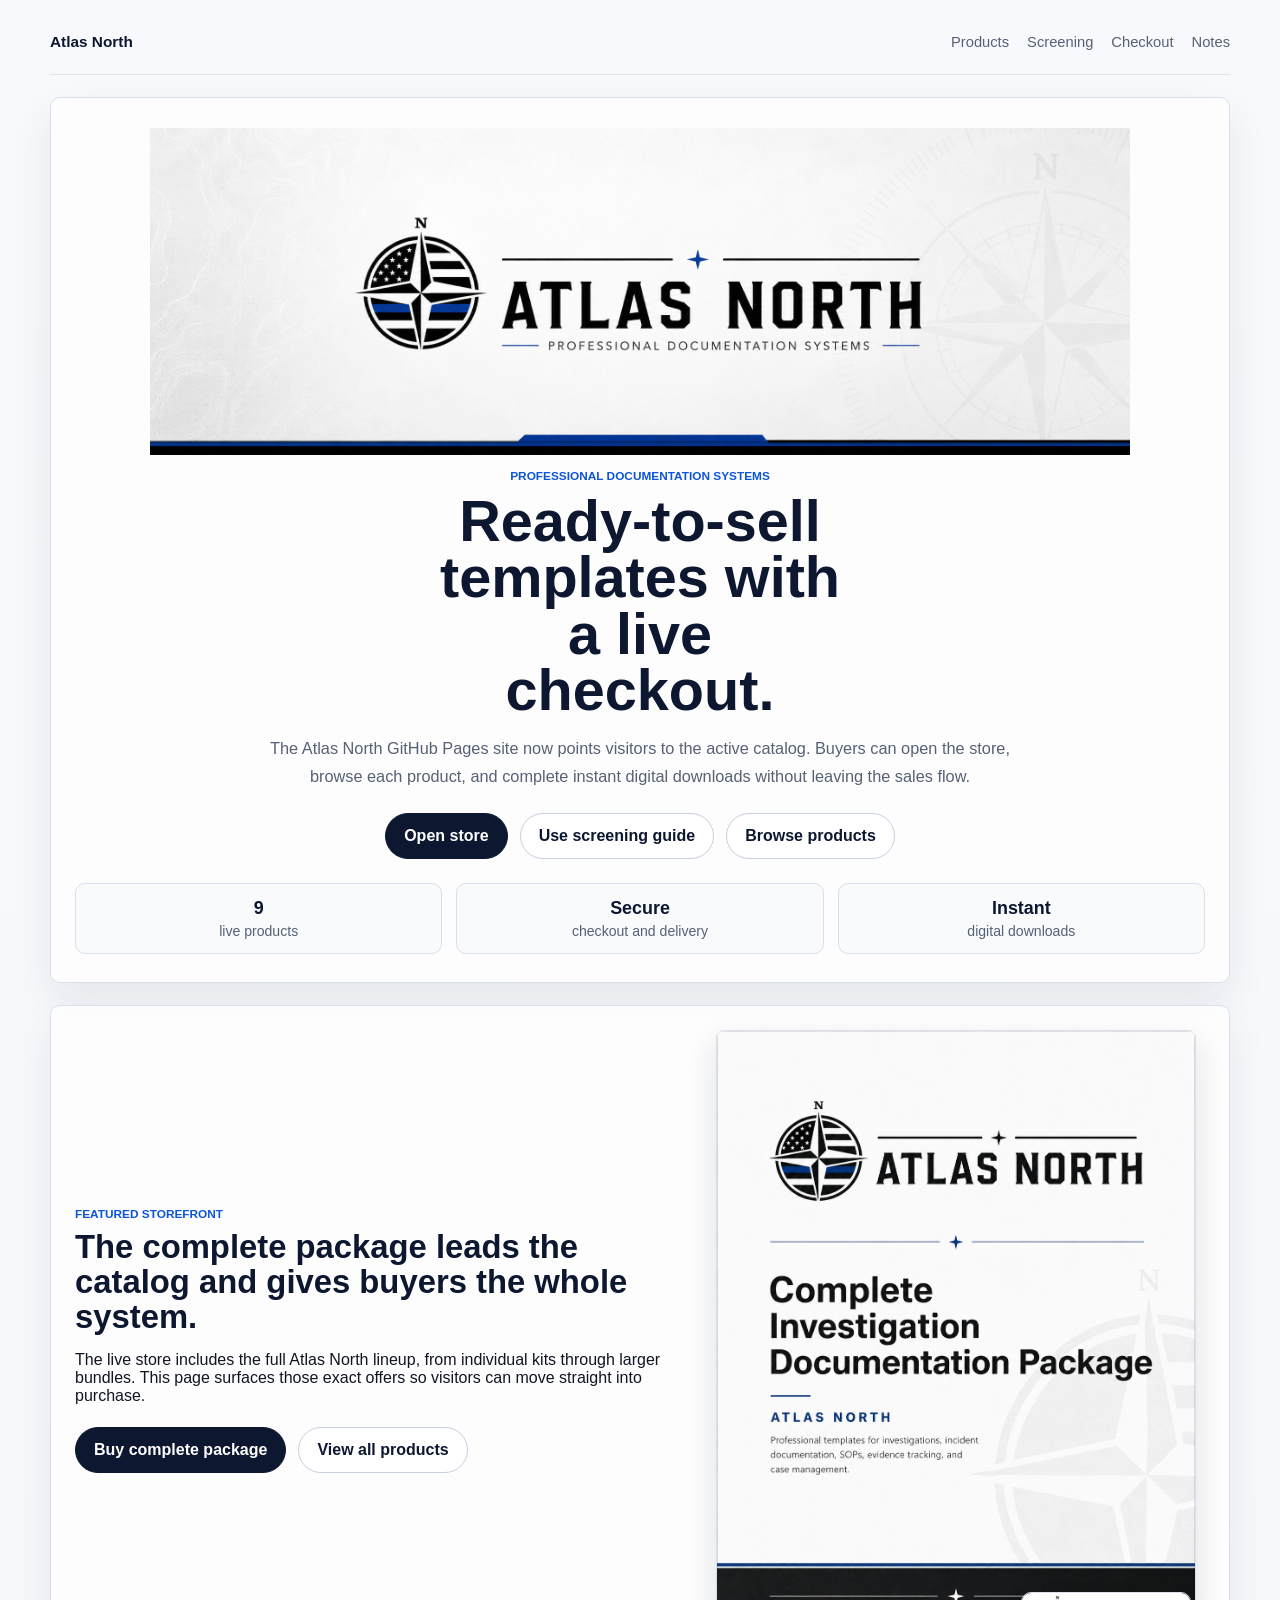
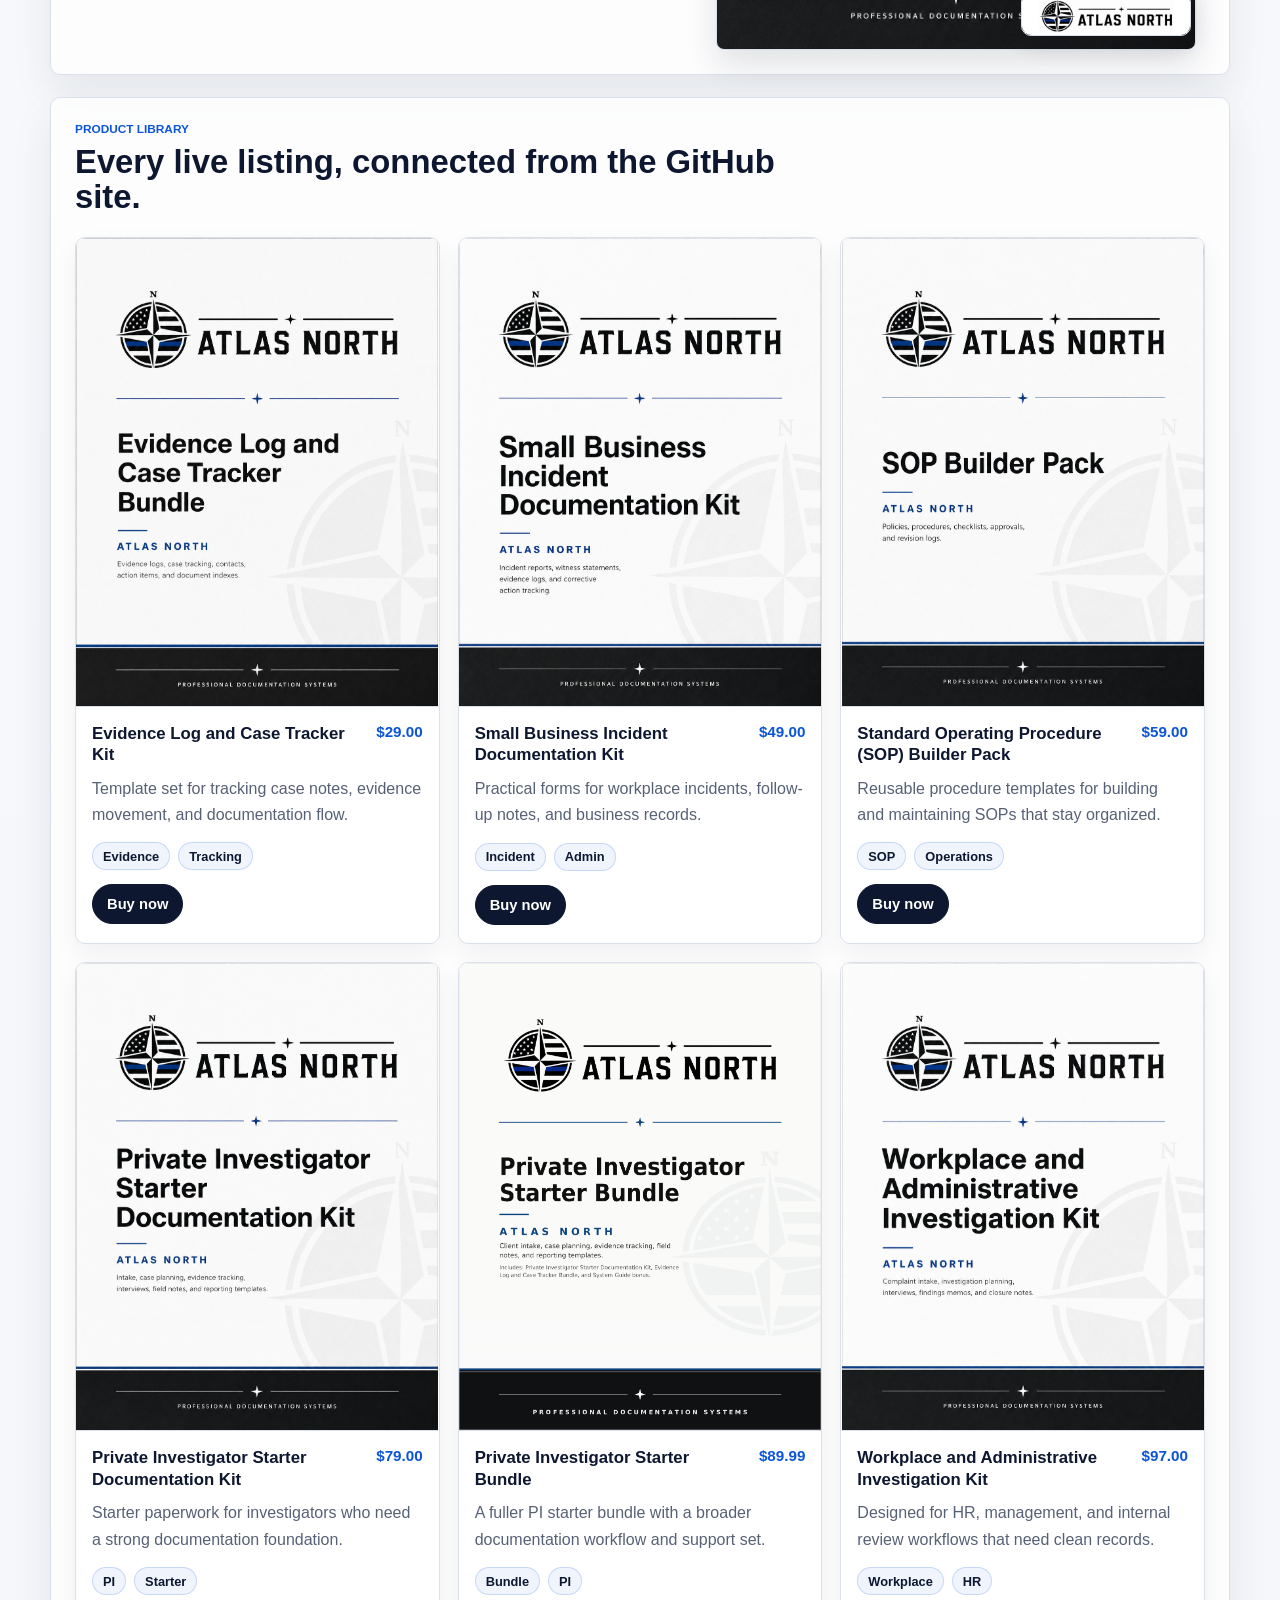
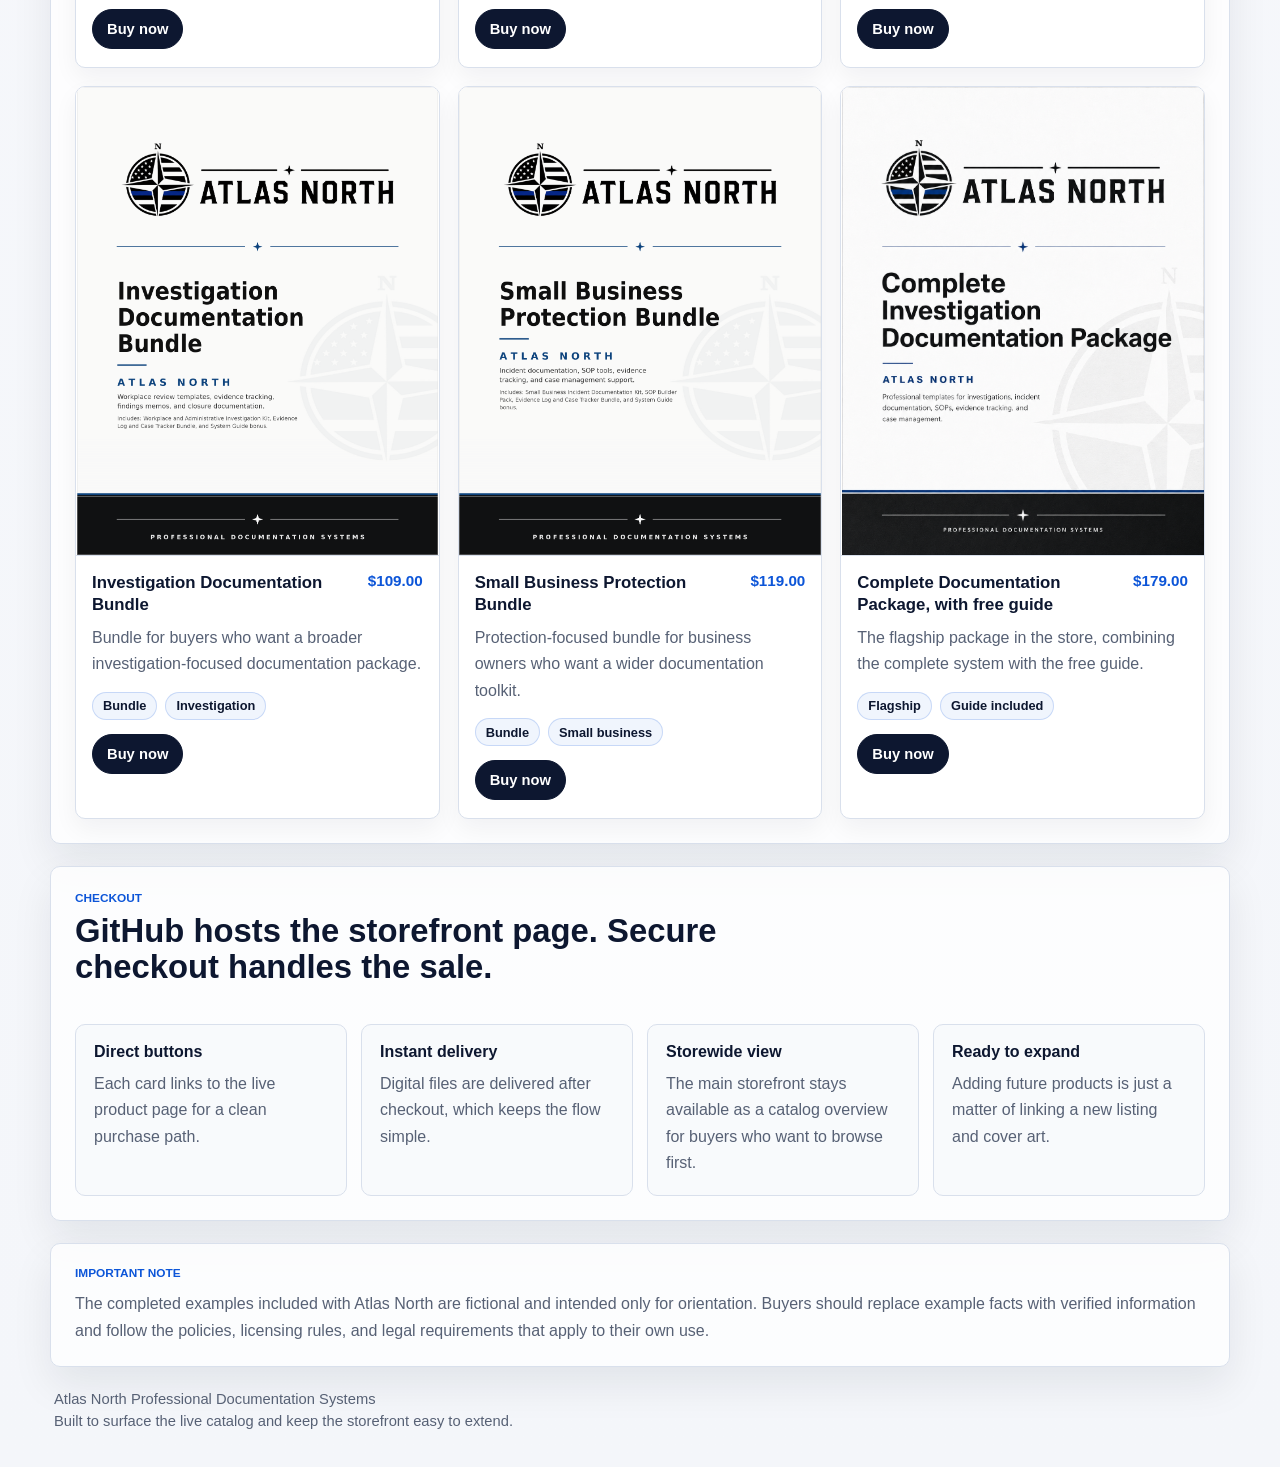
<file: index.html>
<!doctype html>
<html lang="en">
  <head>
    <meta charset="utf-8" />
    <meta name="viewport" content="width=device-width, initial-scale=1" />
    <meta name="google-site-verification" content="QMyIXlI1JejNYukezoy8EKGXGKFqvVXXtXWWf5TmjLU" />
    <meta
      name="description"
      content="Atlas North documentation systems now links directly to the live catalog for instant digital downloads."
    />
    <meta name="theme-color" content="#0d1730" />
    <title>Atlas North | Storefront</title>
    <link rel="icon" href="favicon.svg" type="image/svg+xml" />
    <link rel="stylesheet" href="styles.css" />
    <script async src="https://pagead2.googlesyndication.com/pagead/js/adsbygoogle.js?client=ca-pub-2686644003040607"
         crossorigin="anonymous"></script>
  </head>
  <body>
    <div class="page-shell">
      <header class="topbar">
        <a class="brand" href="#top" aria-label="Atlas North home">Atlas North</a>
        <nav class="nav">
          <a href="#products">Products</a>
          <a href="screening.html">Screening</a>
          <a href="#checkout">Checkout</a>
          <a href="#notes">Notes</a>
        </nav>
      </header>

      <main id="top">
        <section class="hero">
          <img
            class="hero-logo"
            src="assets/atlas-north-header.png"
            alt="Atlas North Professional Documentation Systems logo"
          />

          <p class="kicker">Professional documentation systems</p>
          <h1>Ready-to-sell templates with a live checkout.</h1>
          <p class="lede">
            The Atlas North GitHub Pages site now points visitors to the active
            catalog. Buyers can open the store, browse each product, and
            complete instant digital downloads without leaving the sales flow.
          </p>

          <div class="hero-actions">
            <a class="button button-primary" href="https://payhip.com/AtlasNorth" target="_blank" rel="noreferrer">
              Open store
            </a>
            <a class="button button-secondary" href="screening.html">Use screening guide</a>
            <a class="button button-secondary" href="#products">Browse products</a>
          </div>

          <ul class="hero-stats" aria-label="Atlas North highlights">
            <li>
              <strong>9</strong>
              <span>live products</span>
            </li>
            <li>
              <strong>Secure</strong>
              <span>checkout and delivery</span>
            </li>
            <li>
              <strong>Instant</strong>
              <span>digital downloads</span>
            </li>
          </ul>
        </section>

        <section class="feature-band">
          <div class="feature-copy">
            <p class="section-label">Featured storefront</p>
            <h2>The complete package leads the catalog and gives buyers the whole system.</h2>
            <p>
              The live store includes the full Atlas North lineup, from
              individual kits through larger bundles. This page surfaces those
              exact offers so visitors can move straight into purchase.
            </p>
            <div class="hero-actions hero-actions-left">
              <a class="button button-primary" href="https://payhip.com/b/CqsoE" target="_blank" rel="noreferrer">
                Buy complete package
              </a>
              <a class="button button-secondary" href="https://payhip.com/AtlasNorth" target="_blank" rel="noreferrer">
                View all products
              </a>
            </div>
          </div>
          <div class="feature-art">
            <img
              class="feature-cover"
              src="assets/complete-documentation-package.png"
              alt="Cover art for the Atlas North Complete Documentation Package"
            />
            <img
              class="feature-badge"
              src="assets/payhip-logo.png"
              alt="Payment logo"
            />
          </div>
        </section>

        <section id="products" class="section-block">
          <div class="section-heading">
            <p class="section-label">Product library</p>
            <h2>Every live listing, connected from the GitHub site.</h2>
          </div>

          <div class="product-grid">
            <article class="product-card">
              <img src="assets/evidence-log-case-tracker.png" alt="Evidence Log and Case Tracker Kit cover" />
              <div class="card-body">
                <div class="card-head">
                  <h3>Evidence Log and Case Tracker Kit</h3>
                  <span class="price">$29.00</span>
                </div>
                <p>Template set for tracking case notes, evidence movement, and documentation flow.</p>
                <div class="tag-row">
                  <span>Evidence</span>
                  <span>Tracking</span>
                </div>
                <a class="button button-primary button-small" href="https://payhip.com/b/xnjs8" target="_blank" rel="noreferrer">Buy now</a>
              </div>
            </article>

            <article class="product-card">
              <img src="assets/small-business-incident-kit.png" alt="Small Business Incident Documentation Kit cover" />
              <div class="card-body">
                <div class="card-head">
                  <h3>Small Business Incident Documentation Kit</h3>
                  <span class="price">$49.00</span>
                </div>
                <p>Practical forms for workplace incidents, follow-up notes, and business records.</p>
                <div class="tag-row">
                  <span>Incident</span>
                  <span>Admin</span>
                </div>
                <a class="button button-primary button-small" href="https://payhip.com/b/ICSuf" target="_blank" rel="noreferrer">Buy now</a>
              </div>
            </article>

            <article class="product-card">
              <img src="assets/sop-builder-pack.png" alt="SOP Builder Pack cover" />
              <div class="card-body">
                <div class="card-head">
                  <h3>Standard Operating Procedure (SOP) Builder Pack</h3>
                  <span class="price">$59.00</span>
                </div>
                <p>Reusable procedure templates for building and maintaining SOPs that stay organized.</p>
                <div class="tag-row">
                  <span>SOP</span>
                  <span>Operations</span>
                </div>
                <a class="button button-primary button-small" href="https://payhip.com/b/bG1ha" target="_blank" rel="noreferrer">Buy now</a>
              </div>
            </article>

            <article class="product-card">
              <img src="assets/private-investigator-starter-kit.png" alt="Private Investigator Starter Documentation Kit cover" />
              <div class="card-body">
                <div class="card-head">
                  <h3>Private Investigator Starter Documentation Kit</h3>
                  <span class="price">$79.00</span>
                </div>
                <p>Starter paperwork for investigators who need a strong documentation foundation.</p>
                <div class="tag-row">
                  <span>PI</span>
                  <span>Starter</span>
                </div>
                <a class="button button-primary button-small" href="https://payhip.com/b/N2TQp" target="_blank" rel="noreferrer">Buy now</a>
              </div>
            </article>

            <article class="product-card">
              <img src="assets/private-investigator-starter-bundle.png" alt="Private Investigator Starter Bundle cover" />
              <div class="card-body">
                <div class="card-head">
                  <h3>Private Investigator Starter Bundle</h3>
                  <span class="price">$89.99</span>
                </div>
                <p>A fuller PI starter bundle with a broader documentation workflow and support set.</p>
                <div class="tag-row">
                  <span>Bundle</span>
                  <span>PI</span>
                </div>
                <a class="button button-primary button-small" href="https://payhip.com/b/1onMa" target="_blank" rel="noreferrer">Buy now</a>
              </div>
            </article>

            <article class="product-card">
              <img src="assets/workplace-administrative-investigation-kit.png" alt="Workplace and Administrative Investigation Kit cover" />
              <div class="card-body">
                <div class="card-head">
                  <h3>Workplace and Administrative Investigation Kit</h3>
                  <span class="price">$97.00</span>
                </div>
                <p>Designed for HR, management, and internal review workflows that need clean records.</p>
                <div class="tag-row">
                  <span>Workplace</span>
                  <span>HR</span>
                </div>
                <a class="button button-primary button-small" href="https://payhip.com/b/pC539" target="_blank" rel="noreferrer">Buy now</a>
              </div>
            </article>

            <article class="product-card">
              <img src="assets/investigation-documentation-bundle.png" alt="Investigation Documentation Bundle cover" />
              <div class="card-body">
                <div class="card-head">
                  <h3>Investigation Documentation Bundle</h3>
                  <span class="price">$109.00</span>
                </div>
                <p>Bundle for buyers who want a broader investigation-focused documentation package.</p>
                <div class="tag-row">
                  <span>Bundle</span>
                  <span>Investigation</span>
                </div>
                <a class="button button-primary button-small" href="https://payhip.com/b/ohDwU" target="_blank" rel="noreferrer">Buy now</a>
              </div>
            </article>

            <article class="product-card">
              <img src="assets/small-business-protection-bundle.png" alt="Small Business Protection Bundle cover" />
              <div class="card-body">
                <div class="card-head">
                  <h3>Small Business Protection Bundle</h3>
                  <span class="price">$119.00</span>
                </div>
                <p>Protection-focused bundle for business owners who want a wider documentation toolkit.</p>
                <div class="tag-row">
                  <span>Bundle</span>
                  <span>Small business</span>
                </div>
                <a class="button button-primary button-small" href="https://payhip.com/b/Uytnj" target="_blank" rel="noreferrer">Buy now</a>
              </div>
            </article>

            <article class="product-card">
              <img src="assets/complete-documentation-package.png" alt="Complete Documentation Package cover" />
              <div class="card-body">
                <div class="card-head">
                  <h3>Complete Documentation Package, with free guide</h3>
                  <span class="price">$179.00</span>
                </div>
                <p>The flagship package in the store, combining the complete system with the free guide.</p>
                <div class="tag-row">
                  <span>Flagship</span>
                  <span>Guide included</span>
                </div>
                <a class="button button-primary button-small" href="https://payhip.com/b/CqsoE" target="_blank" rel="noreferrer">Buy now</a>
              </div>
            </article>
          </div>
        </section>

        <section id="checkout" class="section-block split-block">
          <div class="section-heading">
            <p class="section-label">Checkout</p>
            <h2>GitHub hosts the storefront page. Secure checkout handles the sale.</h2>
          </div>

          <div class="format-grid">
            <article class="info-card">
              <h3>Direct buttons</h3>
              <p>Each card links to the live product page for a clean purchase path.</p>
            </article>
            <article class="info-card">
              <h3>Instant delivery</h3>
              <p>Digital files are delivered after checkout, which keeps the flow simple.</p>
            </article>
            <article class="info-card">
              <h3>Storewide view</h3>
              <p>The main storefront stays available as a catalog overview for buyers who want to browse first.</p>
            </article>
            <article class="info-card">
              <h3>Ready to expand</h3>
              <p>Adding future products is just a matter of linking a new listing and cover art.</p>
            </article>
          </div>
        </section>

        <section id="notes" class="note-panel">
          <p class="section-label">Important note</p>
          <p>
            The completed examples included with Atlas North are fictional and intended
            only for orientation. Buyers should replace example facts with verified
            information and follow the policies, licensing rules, and legal requirements
            that apply to their own use.
          </p>
        </section>
      </main>

      <footer class="footer">
        <p>Atlas North Professional Documentation Systems</p>
        <p>Built to surface the live catalog and keep the storefront easy to extend.</p>
      </footer>
    </div>
  </body>
</html>
</file>
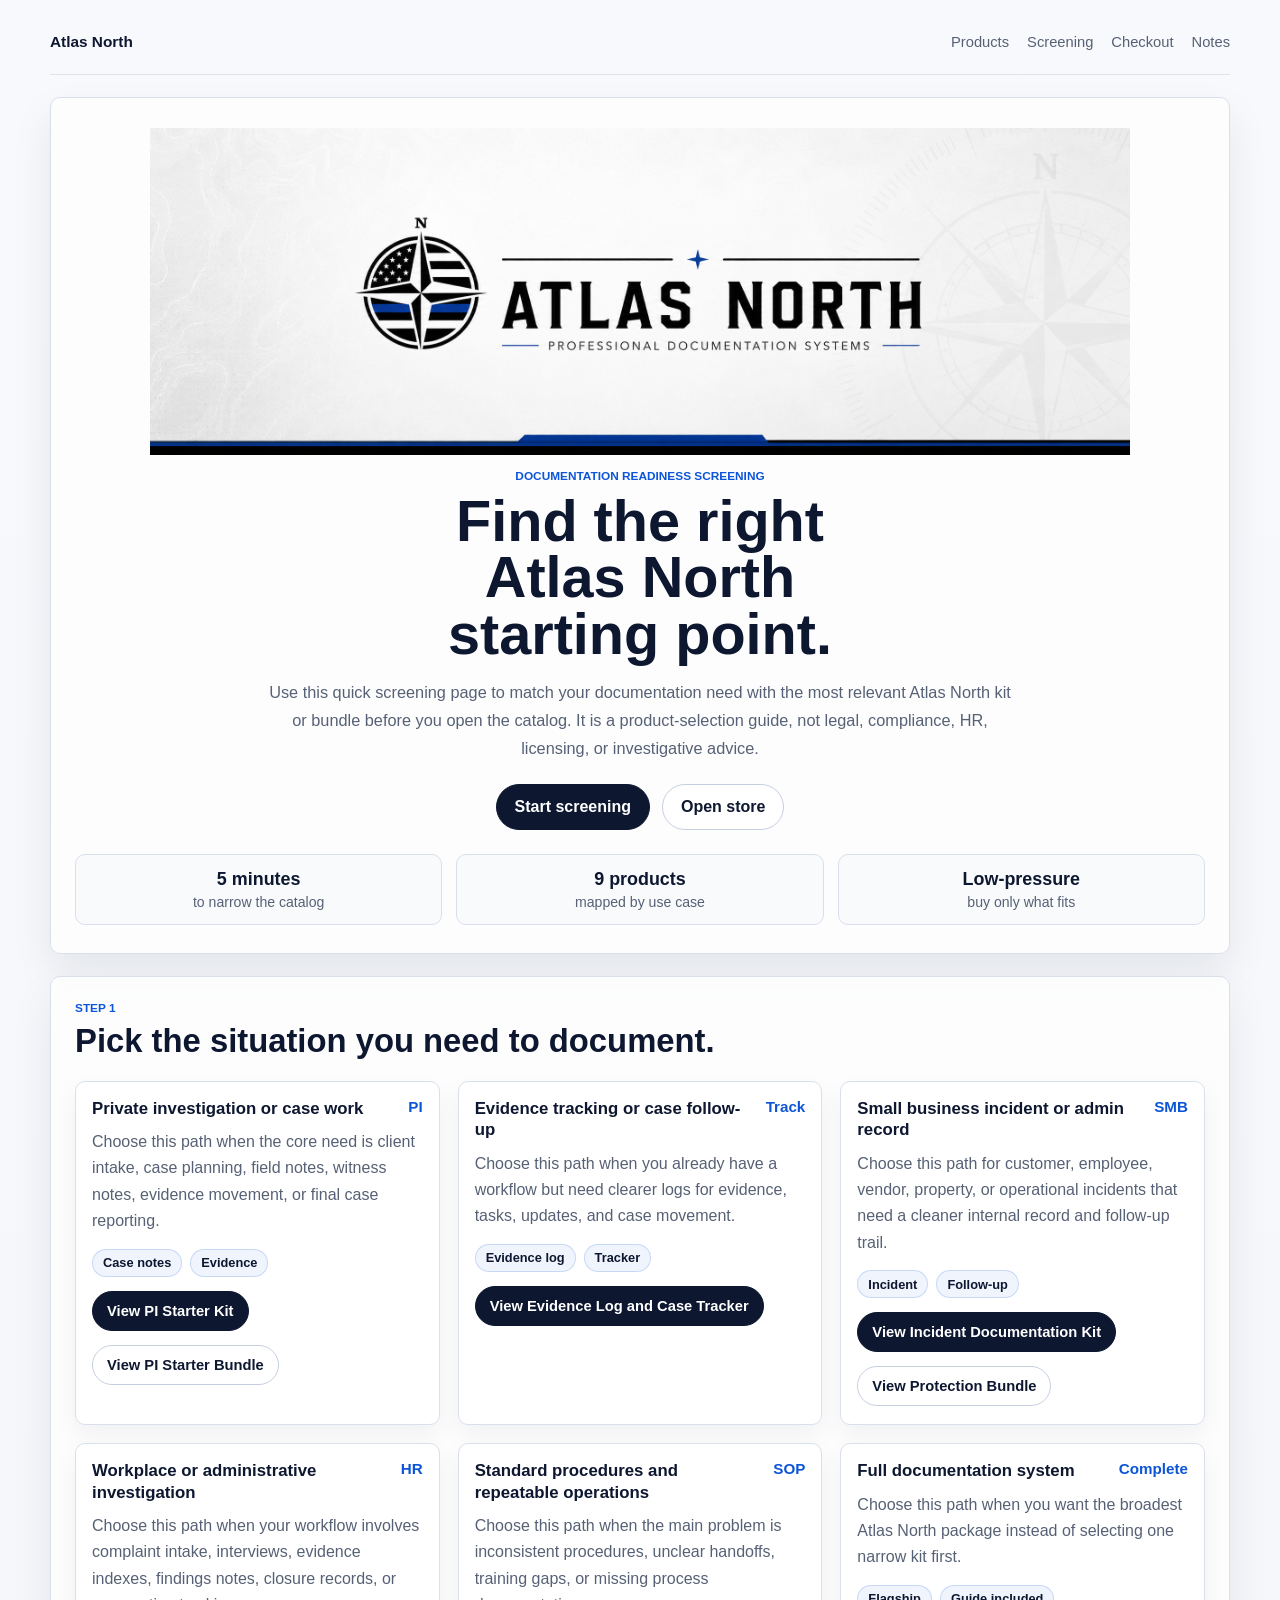
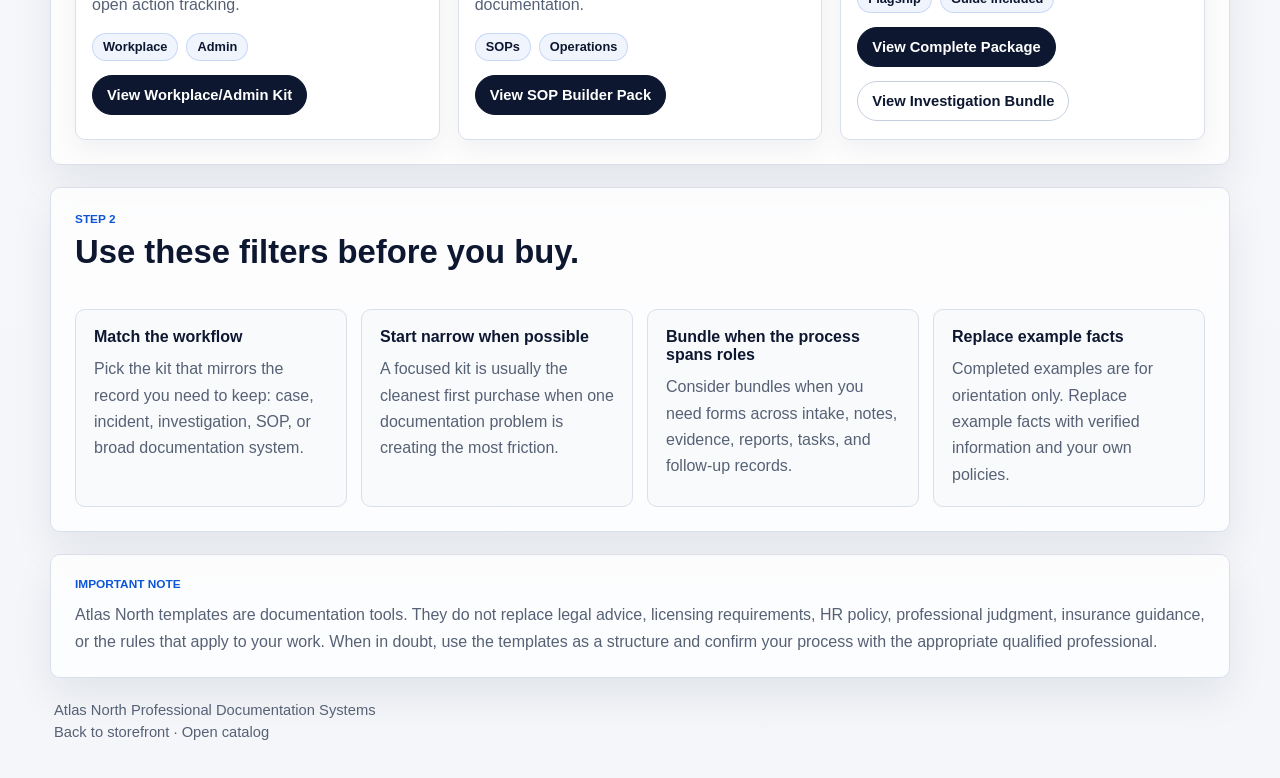
<file: screening.html>
<!doctype html>
<html lang="en">
  <head>
    <meta charset="utf-8" />
    <meta name="viewport" content="width=device-width, initial-scale=1" />
    <meta name="google-site-verification" content="QMyIXlI1JejNYukezoy8EKGXGKFqvVXXtXWWf5TmjLU" />
    <meta
      name="description"
      content="Use the Atlas North screening page to choose the documentation kit or bundle that best matches your investigation, incident, SOP, HR, or small business documentation need."
    />
    <meta name="theme-color" content="#0d1730" />
    <title>Atlas North | Documentation Readiness Screening</title>
    <link rel="icon" href="favicon.svg" type="image/svg+xml" />
    <link rel="stylesheet" href="styles.css" />
    <script async src="https://pagead2.googlesyndication.com/pagead/js/adsbygoogle.js?client=ca-pub-2686644003040607"
         crossorigin="anonymous"></script>
  </head>
  <body>
    <div class="page-shell">
      <header class="topbar">
        <a class="brand" href="index.html#top" aria-label="Atlas North home">Atlas North</a>
        <nav class="nav">
          <a href="index.html#products">Products</a>
          <a href="screening.html">Screening</a>
          <a href="index.html#checkout">Checkout</a>
          <a href="index.html#notes">Notes</a>
        </nav>
      </header>

      <main id="top">
        <section class="hero">
          <img
            class="hero-logo"
            src="assets/atlas-north-header.png"
            alt="Atlas North Professional Documentation Systems logo"
          />

          <p class="kicker">Documentation readiness screening</p>
          <h1>Find the right Atlas North starting point.</h1>
          <p class="lede">
            Use this quick screening page to match your documentation need with
            the most relevant Atlas North kit or bundle before you open the
            catalog. It is a product-selection guide, not legal,
            compliance, HR, licensing, or investigative advice.
          </p>

          <div class="hero-actions">
            <a class="button button-primary" href="#screening">Start screening</a>
            <a class="button button-secondary" href="https://payhip.com/AtlasNorth" target="_blank" rel="noreferrer">
              Open store
            </a>
          </div>

          <ul class="hero-stats" aria-label="Screening highlights">
            <li>
              <strong>5 minutes</strong>
              <span>to narrow the catalog</span>
            </li>
            <li>
              <strong>9 products</strong>
              <span>mapped by use case</span>
            </li>
            <li>
              <strong>Low-pressure</strong>
              <span>buy only what fits</span>
            </li>
          </ul>
        </section>

        <section id="screening" class="section-block">
          <div class="section-heading">
            <p class="section-label">Step 1</p>
            <h2>Pick the situation you need to document.</h2>
          </div>

          <div class="product-grid">
            <article class="product-card">
              <div class="card-body">
                <div class="card-head">
                  <h3>Private investigation or case work</h3>
                  <span class="price">PI</span>
                </div>
                <p>
                  Choose this path when the core need is client intake, case
                  planning, field notes, witness notes, evidence movement, or
                  final case reporting.
                </p>
                <div class="tag-row">
                  <span>Case notes</span>
                  <span>Evidence</span>
                </div>
                <a class="button button-primary button-small" href="https://payhip.com/b/N2TQp" target="_blank" rel="noreferrer">
                  View PI Starter Kit
                </a>
                <a class="button button-secondary button-small" href="https://payhip.com/b/1onMa" target="_blank" rel="noreferrer">
                  View PI Starter Bundle
                </a>
              </div>
            </article>

            <article class="product-card">
              <div class="card-body">
                <div class="card-head">
                  <h3>Evidence tracking or case follow-up</h3>
                  <span class="price">Track</span>
                </div>
                <p>
                  Choose this path when you already have a workflow but need
                  clearer logs for evidence, tasks, updates, and case movement.
                </p>
                <div class="tag-row">
                  <span>Evidence log</span>
                  <span>Tracker</span>
                </div>
                <a class="button button-primary button-small" href="https://payhip.com/b/xnjs8" target="_blank" rel="noreferrer">
                  View Evidence Log and Case Tracker
                </a>
              </div>
            </article>

            <article class="product-card">
              <div class="card-body">
                <div class="card-head">
                  <h3>Small business incident or admin record</h3>
                  <span class="price">SMB</span>
                </div>
                <p>
                  Choose this path for customer, employee, vendor, property, or
                  operational incidents that need a cleaner internal record and
                  follow-up trail.
                </p>
                <div class="tag-row">
                  <span>Incident</span>
                  <span>Follow-up</span>
                </div>
                <a class="button button-primary button-small" href="https://payhip.com/b/ICSuf" target="_blank" rel="noreferrer">
                  View Incident Documentation Kit
                </a>
                <a class="button button-secondary button-small" href="https://payhip.com/b/Uytnj" target="_blank" rel="noreferrer">
                  View Protection Bundle
                </a>
              </div>
            </article>

            <article class="product-card">
              <div class="card-body">
                <div class="card-head">
                  <h3>Workplace or administrative investigation</h3>
                  <span class="price">HR</span>
                </div>
                <p>
                  Choose this path when your workflow involves complaint intake,
                  interviews, evidence indexes, findings notes, closure records,
                  or open action tracking.
                </p>
                <div class="tag-row">
                  <span>Workplace</span>
                  <span>Admin</span>
                </div>
                <a class="button button-primary button-small" href="https://payhip.com/b/pC539" target="_blank" rel="noreferrer">
                  View Workplace/Admin Kit
                </a>
              </div>
            </article>

            <article class="product-card">
              <div class="card-body">
                <div class="card-head">
                  <h3>Standard procedures and repeatable operations</h3>
                  <span class="price">SOP</span>
                </div>
                <p>
                  Choose this path when the main problem is inconsistent
                  procedures, unclear handoffs, training gaps, or missing
                  process documentation.
                </p>
                <div class="tag-row">
                  <span>SOPs</span>
                  <span>Operations</span>
                </div>
                <a class="button button-primary button-small" href="https://payhip.com/b/bG1ha" target="_blank" rel="noreferrer">
                  View SOP Builder Pack
                </a>
              </div>
            </article>

            <article class="product-card">
              <div class="card-body">
                <div class="card-head">
                  <h3>Full documentation system</h3>
                  <span class="price">Complete</span>
                </div>
                <p>
                  Choose this path when you want the broadest Atlas North
                  package instead of selecting one narrow kit first.
                </p>
                <div class="tag-row">
                  <span>Flagship</span>
                  <span>Guide included</span>
                </div>
                <a class="button button-primary button-small" href="https://payhip.com/b/CqsoE" target="_blank" rel="noreferrer">
                  View Complete Package
                </a>
                <a class="button button-secondary button-small" href="https://payhip.com/b/ohDwU" target="_blank" rel="noreferrer">
                  View Investigation Bundle
                </a>
              </div>
            </article>
          </div>
        </section>

        <section class="section-block split-block">
          <div class="section-heading">
            <p class="section-label">Step 2</p>
            <h2>Use these filters before you buy.</h2>
          </div>

          <div class="format-grid">
            <article class="info-card">
              <h3>Match the workflow</h3>
              <p>
                Pick the kit that mirrors the record you need to keep: case,
                incident, investigation, SOP, or broad documentation system.
              </p>
            </article>
            <article class="info-card">
              <h3>Start narrow when possible</h3>
              <p>
                A focused kit is usually the cleanest first purchase when one
                documentation problem is creating the most friction.
              </p>
            </article>
            <article class="info-card">
              <h3>Bundle when the process spans roles</h3>
              <p>
                Consider bundles when you need forms across intake, notes,
                evidence, reports, tasks, and follow-up records.
              </p>
            </article>
            <article class="info-card">
              <h3>Replace example facts</h3>
              <p>
                Completed examples are for orientation only. Replace example
                facts with verified information and your own policies.
              </p>
            </article>
          </div>
        </section>

        <section class="note-panel">
          <p class="section-label">Important note</p>
          <p>
            Atlas North templates are documentation tools. They do not replace
            legal advice, licensing requirements, HR policy, professional
            judgment, insurance guidance, or the rules that apply to your work.
            When in doubt, use the templates as a structure and confirm your
            process with the appropriate qualified professional.
          </p>
        </section>
      </main>

      <footer class="footer">
        <p>Atlas North Professional Documentation Systems</p>
        <p><a href="index.html#top">Back to storefront</a> · <a href="https://payhip.com/AtlasNorth" target="_blank" rel="noreferrer">Open catalog</a></p>
      </footer>
    </div>
  </body>
</html>
</file>
<file: styles.css>
:root {
  color-scheme: light;
  --bg: #f4f6fa;
  --panel: #ffffff;
  --panel-soft: #f8fafc;
  --line: #d9e0ec;
  --line-strong: #c5cfdf;
  --text: #101522;
  --muted: #576175;
  --accent: #0c55d8;
  --accent-deep: #0d1730;
  --shadow: 0 18px 40px rgba(15, 23, 42, 0.08);
}

*,
*::before,
*::after {
  box-sizing: border-box;
}

html {
  scroll-behavior: smooth;
}

body {
  margin: 0;
  font-family: Arial, Helvetica, sans-serif;
  background: linear-gradient(180deg, #f8f9fc 0%, var(--bg) 100%);
  color: var(--text);
}

img {
  display: block;
  max-width: 100%;
}

a {
  color: inherit;
  text-decoration: none;
}

.page-shell {
  width: min(1180px, calc(100% - 32px));
  margin: 0 auto;
  padding: 18px 0 36px;
}

.topbar {
  display: flex;
  align-items: center;
  justify-content: space-between;
  gap: 20px;
  padding: 10px 0 18px;
  border-bottom: 1px solid rgba(22, 31, 53, 0.1);
}

.brand {
  font-size: 0.96rem;
  font-weight: 700;
  color: var(--accent-deep);
}

.nav {
  display: flex;
  flex-wrap: wrap;
  justify-content: flex-end;
  gap: 18px;
  font-size: 0.92rem;
  color: var(--muted);
}

.nav a {
  display: inline-block;
  padding: 6px 0;
}

.hero,
.feature-band,
.section-block,
.note-panel {
  margin-top: 22px;
  border: 1px solid var(--line);
  background: rgba(255, 255, 255, 0.78);
  box-shadow: var(--shadow);
  border-radius: 10px;
}

.hero {
  padding: 30px 24px 28px;
  text-align: center;
}

.hero-logo {
  width: min(100%, 980px);
  margin: 0 auto 14px;
}

.kicker,
.section-label {
  margin: 0;
  text-transform: uppercase;
  font-size: 0.74rem;
  font-weight: 700;
  color: var(--accent);
}

.hero h1 {
  margin: 10px auto 0;
  max-width: 13ch;
  font-size: 3.6rem;
  line-height: 0.98;
  letter-spacing: 0;
  color: var(--accent-deep);
}

.lede {
  width: min(100%, 760px);
  margin: 16px auto 0;
  font-size: 1.02rem;
  line-height: 1.72;
  color: var(--muted);
}

.hero-actions {
  display: flex;
  flex-wrap: wrap;
  justify-content: center;
  gap: 12px;
  margin-top: 22px;
}

.hero-actions-left {
  justify-content: flex-start;
}

.button {
  display: inline-flex;
  align-items: center;
  justify-content: center;
  min-height: 46px;
  padding: 0 18px;
  border-radius: 999px;
  border: 1px solid transparent;
  font-weight: 700;
  transition: transform 140ms ease, border-color 140ms ease, background 140ms ease;
}

.button:hover,
.button:focus-visible,
.nav a:hover,
.nav a:focus-visible,
.brand:hover,
.brand:focus-visible {
  transform: translateY(-1px);
}

.button-primary {
  background: var(--accent-deep);
  color: #fff;
  border-color: var(--accent-deep);
}

.button-secondary {
  background: #fff;
  color: var(--accent-deep);
  border-color: var(--line-strong);
}

.button-small {
  min-height: 40px;
  padding: 0 14px;
  border-radius: 999px;
  margin-top: 14px;
  align-self: flex-start;
  font-size: 0.92rem;
}

.hero-stats {
  display: grid;
  grid-template-columns: repeat(3, minmax(0, 1fr));
  gap: 14px;
  margin: 24px 0 0;
  padding: 0;
  list-style: none;
}

.hero-stats li {
  padding: 14px 16px;
  border: 1px solid var(--line);
  border-radius: 10px;
  background: var(--panel-soft);
}

.hero-stats strong {
  display: block;
  font-size: 1.12rem;
  color: var(--accent-deep);
}

.hero-stats span {
  display: block;
  margin-top: 4px;
  font-size: 0.88rem;
  color: var(--muted);
}

.feature-band {
  display: grid;
  grid-template-columns: 1.1fr 0.9fr;
  align-items: center;
  gap: 24px;
  padding: 24px;
}

.feature-art {
  position: relative;
  display: grid;
  place-items: center;
  min-height: 420px;
}

.feature-copy h2,
.section-heading h2 {
  margin: 8px 0 0;
  font-size: 2.05rem;
  line-height: 1.08;
  color: var(--accent-deep);
}

.feature-copy p:last-child {
  margin: 12px 0 0;
  line-height: 1.7;
  color: var(--muted);
}

.feature-cover {
  width: min(100%, 480px);
  aspect-ratio: 1103 / 1426;
  object-fit: contain;
  border-radius: 8px;
  border: 1px solid var(--line);
  background: #fff;
  box-shadow: 0 14px 32px rgba(15, 23, 42, 0.12);
}

.feature-badge {
  position: absolute;
  right: 14px;
  bottom: 14px;
  width: 170px;
  border: 1px solid var(--line);
  border-radius: 10px;
  background: #fff;
  box-shadow: 0 10px 22px rgba(15, 23, 42, 0.12);
}

.section-block {
  padding: 24px;
}

.section-heading {
  max-width: 760px;
}

.product-grid {
  display: grid;
  grid-template-columns: repeat(3, minmax(0, 1fr));
  gap: 18px;
  margin-top: 22px;
}

.product-card {
  overflow: hidden;
  border: 1px solid var(--line);
  border-radius: 10px;
  background: #fff;
  box-shadow: 0 10px 24px rgba(15, 23, 42, 0.05);
}

.product-card img {
  width: 100%;
  aspect-ratio: 1103 / 1426;
  object-fit: contain;
  border-bottom: 1px solid var(--line);
  background: #fff;
}

.card-body {
  display: flex;
  flex-direction: column;
  padding: 16px 16px 18px;
}

.card-head {
  display: flex;
  align-items: flex-start;
  justify-content: space-between;
  gap: 12px;
}

.card-body h3 {
  margin: 0;
  font-size: 1.05rem;
  line-height: 1.28;
  color: var(--accent-deep);
}

.price {
  flex: none;
  white-space: nowrap;
  font-size: 0.95rem;
  font-weight: 700;
  color: var(--accent);
}

.card-body p {
  margin: 10px 0 0;
  line-height: 1.65;
  color: var(--muted);
}

.tag-row {
  display: flex;
  flex-wrap: wrap;
  gap: 8px;
  margin-top: 14px;
}

.tag-row span {
  display: inline-flex;
  align-items: center;
  min-height: 28px;
  padding: 0 10px;
  border-radius: 999px;
  border: 1px solid rgba(12, 85, 216, 0.18);
  background: rgba(12, 85, 216, 0.06);
  color: var(--accent-deep);
  font-size: 0.8rem;
  font-weight: 700;
}

.split-block {
  display: grid;
  gap: 18px;
}

.format-grid {
  display: grid;
  grid-template-columns: repeat(4, minmax(0, 1fr));
  gap: 14px;
  margin-top: 22px;
}

.info-card {
  min-height: 156px;
  padding: 18px;
  border: 1px solid var(--line);
  border-radius: 10px;
  background: var(--panel-soft);
}

.info-card h3 {
  margin: 0;
  font-size: 1rem;
  color: var(--accent-deep);
}

.info-card p {
  margin: 10px 0 0;
  line-height: 1.65;
  color: var(--muted);
}

.note-panel {
  padding: 22px 24px;
}

.note-panel p:last-child {
  margin: 10px 0 0;
  line-height: 1.7;
  color: var(--muted);
}

.footer {
  padding: 18px 4px 2px;
  color: var(--muted);
  font-size: 0.92rem;
}

.footer p {
  margin: 6px 0 0;
}

@media (max-width: 900px) {
  .hero h1 {
    font-size: 2.9rem;
  }

  .feature-copy h2,
  .section-heading h2 {
    font-size: 1.78rem;
  }

  .feature-band,
  .format-grid {
    grid-template-columns: 1fr;
  }

  .product-grid {
    grid-template-columns: repeat(2, minmax(0, 1fr));
  }

  .hero-stats {
    grid-template-columns: 1fr;
  }
}

@media (max-width: 640px) {
  .hero h1 {
    font-size: 2.4rem;
  }

  .feature-copy h2,
  .section-heading h2 {
    font-size: 1.55rem;
  }

  .feature-band {
    grid-template-columns: 1fr;
  }

  .product-grid {
    grid-template-columns: 1fr;
  }

  .page-shell {
    width: min(100%, calc(100% - 22px));
    padding-top: 12px;
  }

  .topbar {
    align-items: flex-start;
    flex-direction: column;
  }

  .nav {
    justify-content: flex-start;
    gap: 12px;
  }

  .hero,
  .feature-band,
  .section-block,
  .note-panel {
    padding-left: 16px;
    padding-right: 16px;
  }

  .hero {
    padding-top: 22px;
  }

  .feature-badge {
    width: 140px;
  }
}
</file>
